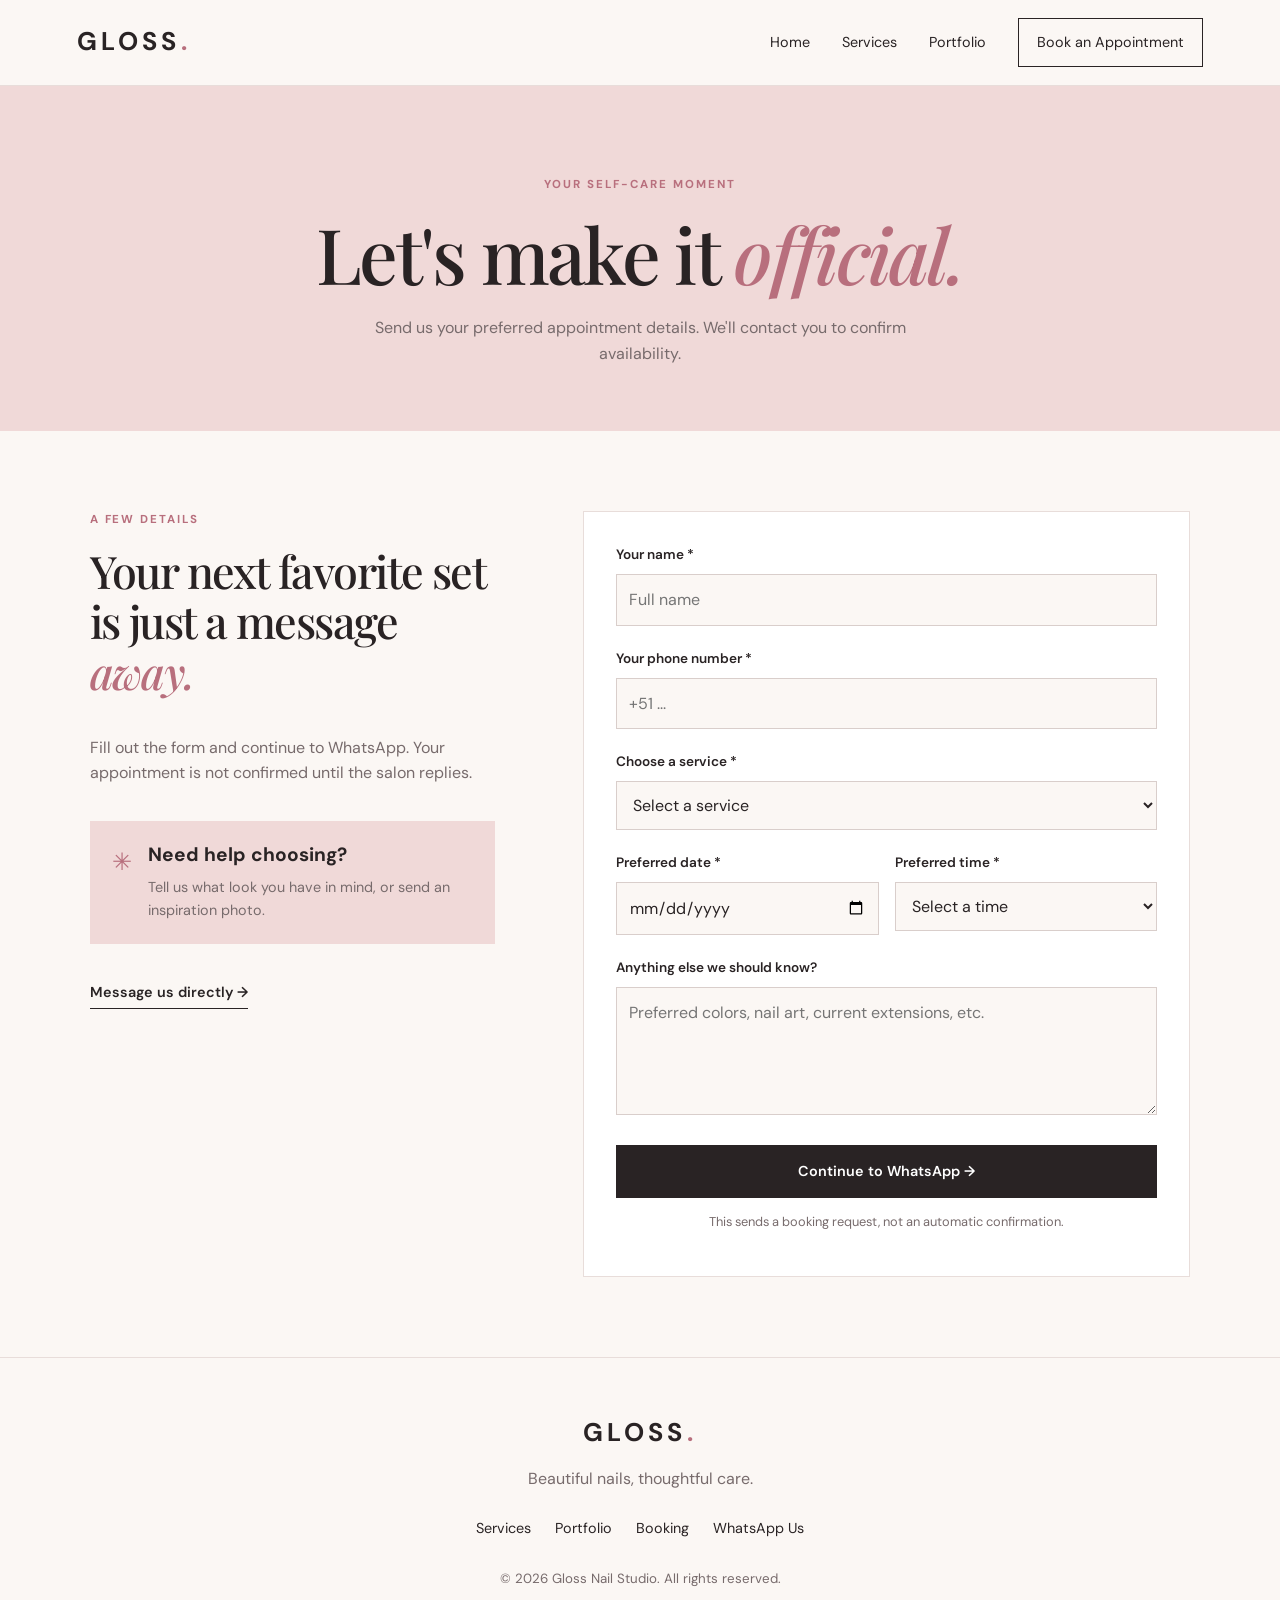
<file: booking.html>
<!DOCTYPE html>
<html lang="en">

<head>
    <meta charset="UTF-8">
    <meta name="viewport" content="width=device-width, initial-scale=1.0">
    <meta name="description" content="Request your next nail appointment at Gloss Nail Studio.">
    <title>Book an Appointment | Gloss Nail Studio</title>
    <link
        href="https://fonts.googleapis.com/css2?family=DM+Sans:wght@400;500;600;700&family=Playfair+Display:wght@500;600;700&display=swap"
        rel="stylesheet">
    <link rel="stylesheet" href="styles.css">
    <script src="script.js" defer></script>
</head>

<body>
    <header class="site-header">
        <a class="logo" href="index.html">GLOSS<span>.</span></a>
        <button class="menu-toggle" aria-label="Toggle navigation" aria-expanded="false">☰</button>
        <nav class="main-nav">
            <a href="index.html">Home</a>
            <a href="services.html">Services</a>
            <a href="portfolio.html">Portfolio</a>
            <a href="booking.html" class="nav-cta" aria-current="page">Book an Appointment</a>
        </nav>
    </header>

    <main>
        <section class="page-hero">
            <p class="eyebrow">YOUR SELF-CARE MOMENT</p>
            <h1>Let's make it <em>official.</em></h1>
            <p>Send us your preferred appointment details. We'll contact you to confirm availability.</p>
        </section>

        <section class="booking-layout section-padding">
            <div class="booking-info">
                <p class="eyebrow">A FEW DETAILS</p>
                <h2>Your next favorite set is just a message <em>away.</em></h2>
                <p>
                    Fill out the form and continue to WhatsApp. Your appointment
                    is not confirmed until the salon replies.
                </p>

                <div class="booking-note">
                    <span class="note-icon">✳</span>
                    <div>
                        <h3>Need help choosing?</h3>
                        <p>Tell us what look you have in mind, or send an inspiration photo.</p>
                    </div>
                </div>

                <a href="#" class="text-link" data-whatsapp>Message us directly →</a>
            </div>

            <form id="booking-form" class="booking-form">
                <label for="customer-name">Your name *</label>
                <input id="customer-name" name="name" type="text" autocomplete="name" required placeholder="Full name">

                <label for="customer-phone">Your phone number *</label>
                <input id="customer-phone" name="phone" type="tel" autocomplete="tel" required placeholder="+51 ...">

                <label for="service">Choose a service *</label>
                <select id="service" name="service" required>
                    <option value="">Select a service</option>
                    <option>Classic Manicure</option>
                    <option>Gel Manicure</option>
                    <option>Classic Pedicure</option>
                    <option>Nail Art</option>
                    <option>Acrylic Extensions</option>
                    <option>Builder Gel / BIAB</option>
                    <option>Gel Removal</option>
                    <option>Fill / Rebalance</option>
                    <option>Not sure yet</option>
                </select>

                <div class="form-row">
                    <div>
                        <label for="booking-date">Preferred date *</label>
                        <input id="booking-date" name="date" type="date" required>
                    </div>
                    <div>
                        <label for="booking-time">Preferred time *</label>
                        <select id="booking-time" name="time" required>
                            <option value="">Select a time</option>
                            <option>9:00 AM</option>
                            <option>10:00 AM</option>
                            <option>11:00 AM</option>
                            <option>12:00 PM</option>
                            <option>1:00 PM</option>
                            <option>2:00 PM</option>
                            <option>3:00 PM</option>
                            <option>4:00 PM</option>
                            <option>5:00 PM</option>
                        </select>
                    </div>
                </div>

                <label for="notes">Anything else we should know?</label>
                <textarea id="notes" name="notes" rows="4"
                    placeholder="Preferred colors, nail art, current extensions, etc."></textarea>

                <button class="button button-dark button-full" type="submit">
                    Continue to WhatsApp →
                </button>
                <p class="form-disclaimer">
                    This sends a booking request, not an automatic confirmation.
                </p>
                <p id="form-status" class="form-status" role="status" aria-live="polite"></p>
            </form>
        </section>
    </main>

    <footer class="site-footer">
        <a class="logo logo-footer" href="index.html">GLOSS<span>.</span></a>
        <p>Beautiful nails, thoughtful care.</p>
        <div class="footer-links">
            <a href="services.html">Services</a><a href="portfolio.html">Portfolio</a>
            <a href="booking.html">Booking</a><a href="#" data-whatsapp>WhatsApp Us</a>
        </div>
        <small>© <span data-year></span> Gloss Nail Studio. All rights reserved.</small>
    </footer>
</body>

</html>
</file>
<file: styles.css>
:root {
  --cream: #fbf7f4;
  --blush: #f0d9d8;
  --pink: #d99ba3;
  --rose: #b86f7d;
  --ink: #292324;
  --muted: #776b6c;
  --white: #ffffff;
  --border: #e8ddda;
  --serif: "Playfair Display", Georgia, serif;
  --sans: "DM Sans", Arial, sans-serif;
}

* {
  box-sizing: border-box;
}

html {
  scroll-behavior: smooth;
}

body {
  margin: 0;
  background: var(--cream);
  color: var(--ink);
  font-family: var(--sans);
  line-height: 1.6;
}

img {
  display: block;
  width: 100%;
  object-fit: cover;
}

a {
  color: inherit;
  text-decoration: none;
}

button,
input,
select,
textarea {
  font: inherit;
}

button,
a {
  -webkit-tap-highlight-color: transparent;
}

h1,
h2,
h3,
p {
  margin-top: 0;
}

h1,
h2 {
  font-family: var(--serif);
  font-weight: 500;
  line-height: 1.13;
  letter-spacing: -0.035em;
}

h1 {
  font-size: clamp(2.8rem, 6vw, 5.8rem);
}

h2 {
  font-size: clamp(2rem, 4vw, 3.4rem);
}

h3 {
  font-size: 1.2rem;
  line-height: 1.3;
}

h1 em,
h2 em {
  color: var(--rose);
  font-weight: 500;
}

.site-header {
  min-height: 82px;
  padding: 18px 6%;
  display: flex;
  align-items: center;
  justify-content: space-between;
  gap: 24px;
  background: var(--cream);
  border-bottom: 1px solid var(--border);
}

.logo {
  font-size: 1.6rem;
  font-weight: 700;
  letter-spacing: 0.17em;
  white-space: nowrap;
}

.logo span {
  color: var(--rose);
}

.main-nav {
  display: flex;
  align-items: center;
  gap: clamp(16px, 2.5vw, 36px);
  font-size: 0.9rem;
}

.main-nav > a:not(.nav-cta):hover,
.main-nav > a[aria-current="page"]:not(.nav-cta) {
  color: var(--rose);
}

.nav-cta {
  padding: 12px 18px;
  border: 1px solid var(--ink);
  transition: background 0.2s, color 0.2s;
}

.nav-cta:hover {
  background: var(--ink);
  color: var(--white);
}

.menu-toggle {
  display: none;
  border: 0;
  background: transparent;
  font-size: 1.6rem;
  cursor: pointer;
}

.hero {
  display: grid;
  grid-template-columns: 1fr 0.95fr;
  align-items: center;
  gap: 5%;
  padding: 6% 7%;
}

.hero-content {
  padding: 25px 0;
}

.eyebrow {
  margin-bottom: 16px;
  color: var(--rose);
  font-size: 0.72rem;
  font-weight: 700;
  letter-spacing: 0.17em;
}

.hero h1 {
  margin-bottom: 24px;
}

.hero-description {
  max-width: 440px;
  color: var(--muted);
  font-size: 1.05rem;
}

.hero-actions {
  display: flex;
  flex-wrap: wrap;
  align-items: center;
  gap: 24px;
  margin-top: 30px;
}

.hero-note {
  margin-top: 42px;
  color: var(--muted);
  font-size: 0.78rem;
  letter-spacing: 0.07em;
}

.hero-image {
  position: relative;
}

.hero-image > img {
  height: min(66vw, 650px);
  min-height: 400px;
  border-radius: 48% 48% 4px 4px;
  background: var(--blush);
}

.image-caption {
  position: absolute;
  right: 16px;
  bottom: 16px;
  left: 16px;
  display: flex;
  justify-content: space-between;
  align-items: center;
  padding: 14px 18px;
  background: rgba(251, 247, 244, 0.93);
  font-size: 0.68rem;
  letter-spacing: 0.1em;
}

.section-padding {
  padding: 80px 7%;
}

.intro-section {
  text-align: center;
  background: var(--blush);
}

.intro-section h2 {
  max-width: 760px;
  margin: 0 auto 20px;
}

.intro-section > p:last-child {
  max-width: 600px;
  margin: 0 auto;
  color: var(--muted);
}

.section-heading {
  display: flex;
  align-items: end;
  justify-content: space-between;
  gap: 24px;
  margin-bottom: 36px;
}

.section-heading h2 {
  margin-bottom: 0;
}

.service-grid {
  display: grid;
  grid-template-columns: repeat(4, minmax(0, 1fr));
  gap: 22px;
}

.service-card {
  min-width: 0;
  overflow: hidden;
  background: var(--white);
  border: 1px solid var(--border);
}

.service-card > img {
  height: 230px;
  background: var(--blush);
  transition: transform 0.4s;
}

.service-card:hover > img {
  transform: scale(1.025);
}

.service-card-content {
  padding: 22px;
}

.service-card h3 {
  margin-bottom: 8px;
}

.service-card-content > p:not(.eyebrow) {
  min-height: 48px;
  color: var(--muted);
  font-size: 0.9rem;
}

.price {
  display: block;
  margin-top: 16px;
  color: var(--rose);
  font-weight: 700;
}

.service-grid-large .service-card > img {
  height: 260px;
}

.service-grid-large .service-card-content {
  padding: 24px;
}

.service-grid-large .eyebrow {
  margin-bottom: 8px;
}

.service-meta {
  display: flex;
  flex-wrap: wrap;
  justify-content: space-between;
  gap: 8px;
  margin: 20px 0 16px;
  font-size: 0.83rem;
}

.service-meta span {
  color: var(--muted);
}

.service-meta strong {
  color: var(--rose);
}

.text-link {
  display: inline-block;
  padding-bottom: 4px;
  border-bottom: 1px solid currentColor;
  font-size: 0.9rem;
  font-weight: 600;
}

.text-link:hover {
  color: var(--rose);
}

.button {
  display: inline-flex;
  align-items: center;
  justify-content: center;
  min-height: 48px;
  padding: 14px 24px;
  border: 1px solid transparent;
  cursor: pointer;
  font-size: 0.9rem;
  font-weight: 600;
  text-align: center;
  transition: background 0.2s, color 0.2s, border-color 0.2s;
}

.button-dark {
  background: var(--ink);
  color: var(--white);
}

.button-dark:hover {
  background: var(--rose);
}

.button-outline {
  border-color: var(--ink);
  background: transparent;
}

.button-outline:hover {
  background: var(--ink);
  color: var(--white);
}

.button-light {
  background: var(--cream);
  color: var(--ink);
}

.button-light:hover {
  background: var(--white);
}

.centered-action {
  margin-top: 38px;
  text-align: center;
}

.feature-banner {
  display: flex;
  align-items: center;
  justify-content: space-between;
  gap: 30px;
  padding: 65px 7%;
  background: var(--ink);
  color: var(--white);
}

.feature-banner h2 {
  margin-bottom: 0;
}

.feature-banner h2 em {
  color: #e6afb5;
}

.final-cta {
  text-align: center;
}

.final-cta > p:not(.eyebrow) {
  color: var(--muted);
}

.final-cta .button {
  margin-top: 12px;
}

.page-hero {
  padding: 90px 7% 65px;
  text-align: center;
  background: var(--blush);
}

.page-hero h1 {
  margin-bottom: 18px;
}

.page-hero > p:last-child {
  max-width: 600px;
  margin: 0 auto;
  color: var(--muted);
}

.gallery-filters {
  display: flex;
  flex-wrap: wrap;
  justify-content: center;
  gap: 10px;
  margin-bottom: 36px;
}

.filter-button {
  padding: 10px 18px;
  border: 1px solid var(--border);
  background: transparent;
  cursor: pointer;
}

.filter-button:hover,
.filter-button.active {
  border-color: var(--ink);
  background: var(--ink);
  color: var(--white);
}

.portfolio-grid {
  display: grid;
  grid-template-columns: repeat(3, minmax(0, 1fr));
  gap: 24px;
}

.portfolio-item {
  margin: 0;
  overflow: hidden;
  background: var(--white);
  border: 1px solid var(--border);
}

.portfolio-item img {
  height: 360px;
  background: var(--blush);
  transition: transform 0.4s;
}

.portfolio-item:hover img {
  transform: scale(1.025);
}

.portfolio-item figcaption {
  display: flex;
  align-items: center;
  justify-content: space-between;
  gap: 10px;
  padding: 16px;
}

.portfolio-item figcaption small {
  color: var(--rose);
  font-size: 0.65rem;
  letter-spacing: 0.1em;
}

.portfolio-item[hidden] {
  display: none;
}

.booking-layout {
  display: grid;
  grid-template-columns: 0.8fr 1.2fr;
  gap: 8%;
  align-items: start;
}

.booking-info {
  position: sticky;
  top: 30px;
}

.booking-info h2 {
  font-size: clamp(2rem, 3.5vw, 3rem);
}

.booking-info > p:not(.eyebrow) {
  color: var(--muted);
}

.booking-note {
  display: flex;
  gap: 16px;
  margin: 35px 0;
  padding: 22px;
  background: var(--blush);
}

.note-icon {
  color: var(--rose);
  font-size: 1.5rem;
}

.booking-note h3 {
  margin-bottom: 8px;
}

.booking-note p {
  margin-bottom: 0;
  color: var(--muted);
  font-size: 0.9rem;
}

.booking-form {
  padding: 32px;
  background: var(--white);
  border: 1px solid var(--border);
}

.booking-form label {
  display: block;
  margin: 0 0 8px;
  font-size: 0.85rem;
  font-weight: 600;
}

.booking-form input,
.booking-form select,
.booking-form textarea {
  width: 100%;
  min-height: 48px;
  margin-bottom: 22px;
  padding: 12px;
  border: 1px solid #d9cecb;
  border-radius: 0;
  background: var(--cream);
  color: var(--ink);
}

.booking-form textarea {
  resize: vertical;
}

.booking-form input:focus,
.booking-form select:focus,
.booking-form textarea:focus {
  outline: 2px solid var(--rose);
  outline-offset: 1px;
}

.form-row {
  display: grid;
  grid-template-columns: 1fr 1fr;
  gap: 16px;
}

.button-full {
  width: 100%;
}

.form-disclaimer,
.form-status,
.fine-print {
  color: var(--muted);
  font-size: 0.8rem;
}

.form-disclaimer {
  margin: 14px 0 0;
  text-align: center;
}

.form-status {
  margin: 12px 0 0;
}

.site-footer {
  padding: 55px 7% 25px;
  border-top: 1px solid var(--border);
  text-align: center;
}

.logo-footer {
  display: inline-block;
  margin-bottom: 12px;
}

.site-footer > p {
  color: var(--muted);
}

.footer-links {
  display: flex;
  flex-wrap: wrap;
  justify-content: center;
  gap: 24px;
  margin: 25px 0;
  font-size: 0.9rem;
}

.footer-links a:hover {
  color: var(--rose);
}

.site-footer small {
  color: var(--muted);
}

.fine-print {
  margin-top: 28px;
}

@media (max-width: 1050px) {
  .service-grid {
    grid-template-columns: repeat(2, minmax(0, 1fr));
  }

  .service-card > img,
  .service-grid-large .service-card > img {
    height: 280px;
  }

  .portfolio-grid {
    grid-template-columns: repeat(2, minmax(0, 1fr));
  }

  .main-nav {
    gap: 16px;
  }
}

@media (max-width: 760px) {
  .site-header {
    min-height: 72px;
    flex-wrap: wrap;
    padding: 16px 5%;
  }

  .menu-toggle {
    display: block;
  }

  .main-nav {
    display: none;
    width: 100%;
    flex-direction: column;
    align-items: stretch;
    gap: 0;
    padding: 8px 0;
  }

  .main-nav.is-open {
    display: flex;
  }

  .main-nav > a {
    padding: 13px 8px;
  }

  .main-nav .nav-cta {
    margin-top: 8px;
    text-align: center;
  }

  .hero {
    grid-template-columns: 1fr;
    gap: 35px;
    padding: 55px 6%;
  }

  .hero h1 {
    font-size: clamp(2.8rem, 13vw, 4.4rem);
  }

  .hero-image > img {
    height: 440px;
    min-height: 0;
  }

  .section-padding {
    padding: 58px 6%;
  }

  .section-heading {
    align-items: start;
    flex-direction: column;
  }

  .service-grid,
  .service-grid-large,
  .portfolio-grid {
    grid-template-columns: 1fr;
  }

  .service-card > img,
  .service-grid-large .service-card > img {
    height: 320px;
  }

  .portfolio-item img {
    height: 380px;
  }

  .feature-banner {
    align-items: start;
    flex-direction: column;
    padding: 55px 6%;
  }

  .page-hero {
    padding: 65px 6% 50px;
  }

  .booking-layout {
    grid-template-columns: 1fr;
    gap: 40px;
  }

  .booking-info {
    position: static;
  }

  .booking-form {
    padding: 22px;
  }

  .form-row {
    grid-template-columns: 1fr;
    gap: 0;
  }
}

@media (max-width: 400px) {
  .hero-image > img {
    height: 350px;
  }

  .service-card > img,
  .service-grid-large .service-card > img {
    height: 260px;
  }

  .portfolio-item img {
    height: 300px;
  }

  .hero-actions {
    align-items: start;
    flex-direction: column;
  }

  .footer-links {
    gap: 14px;
  }
}
</file>
